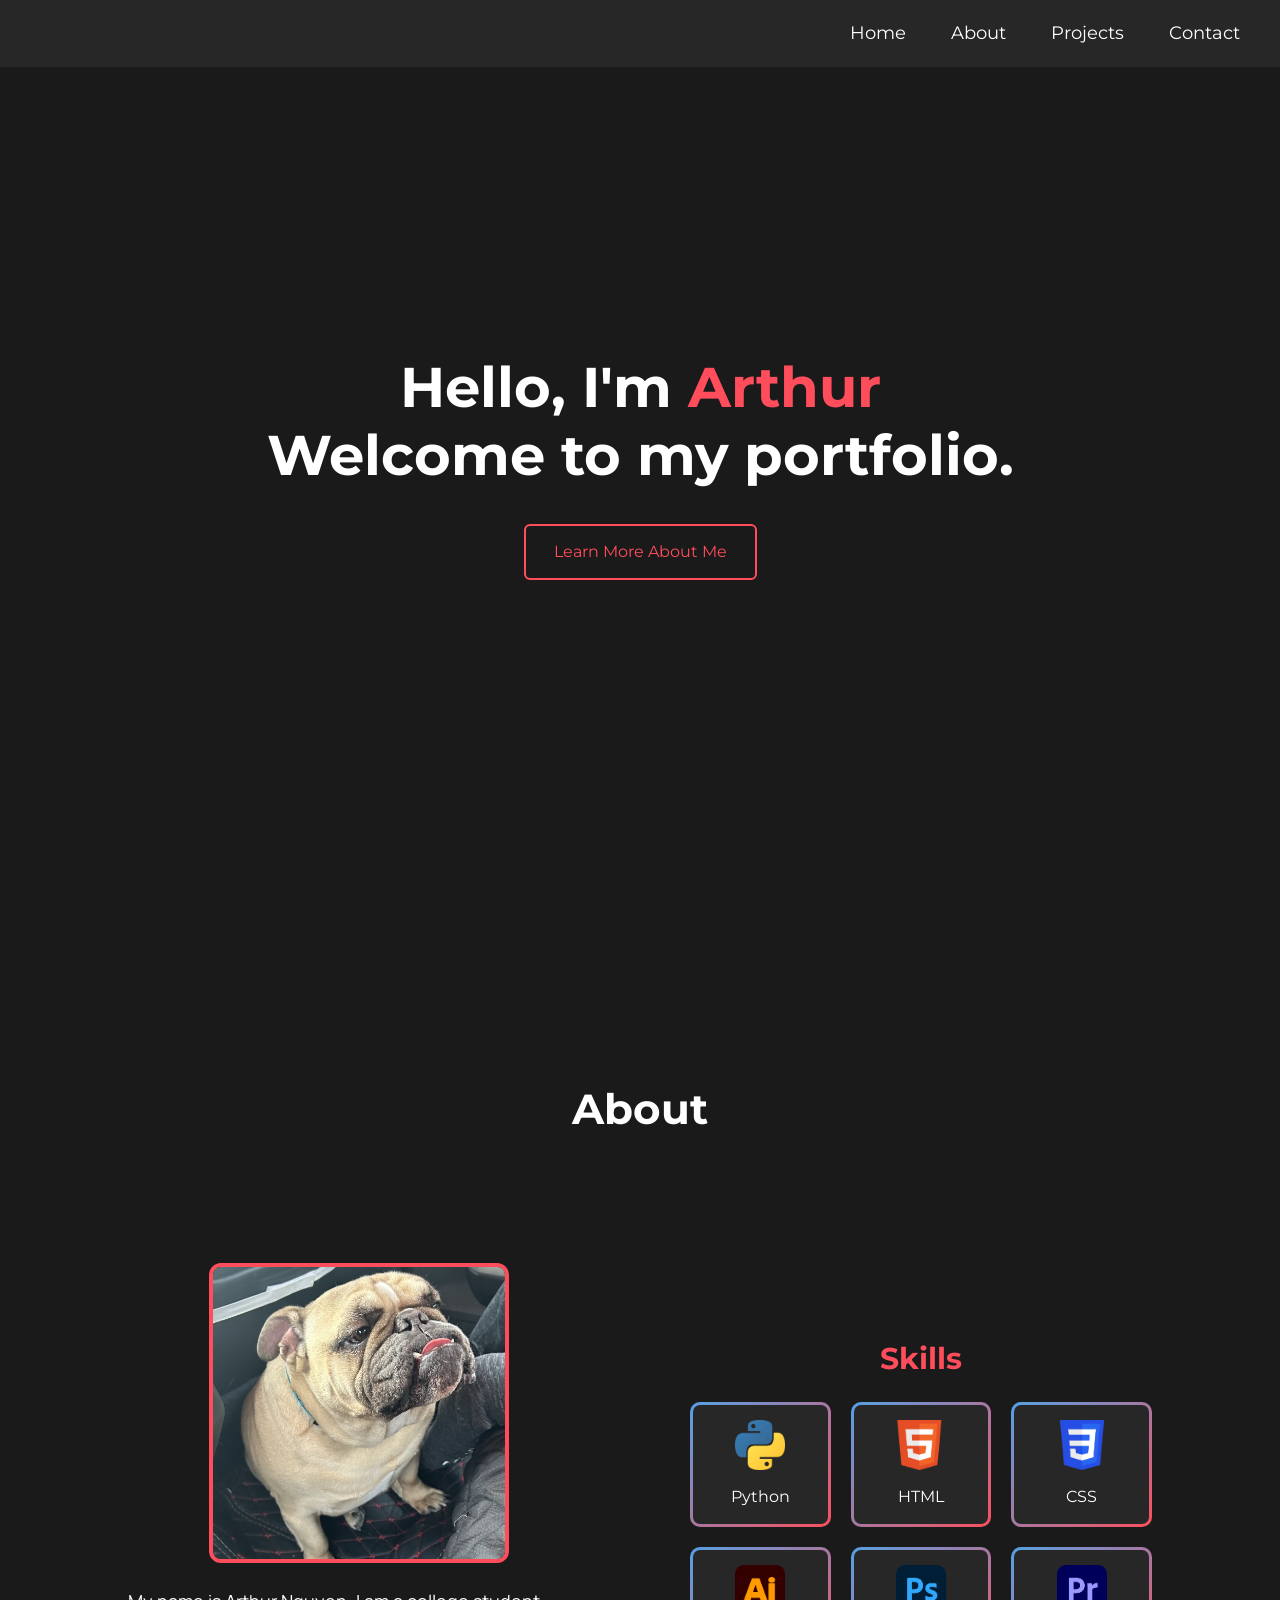
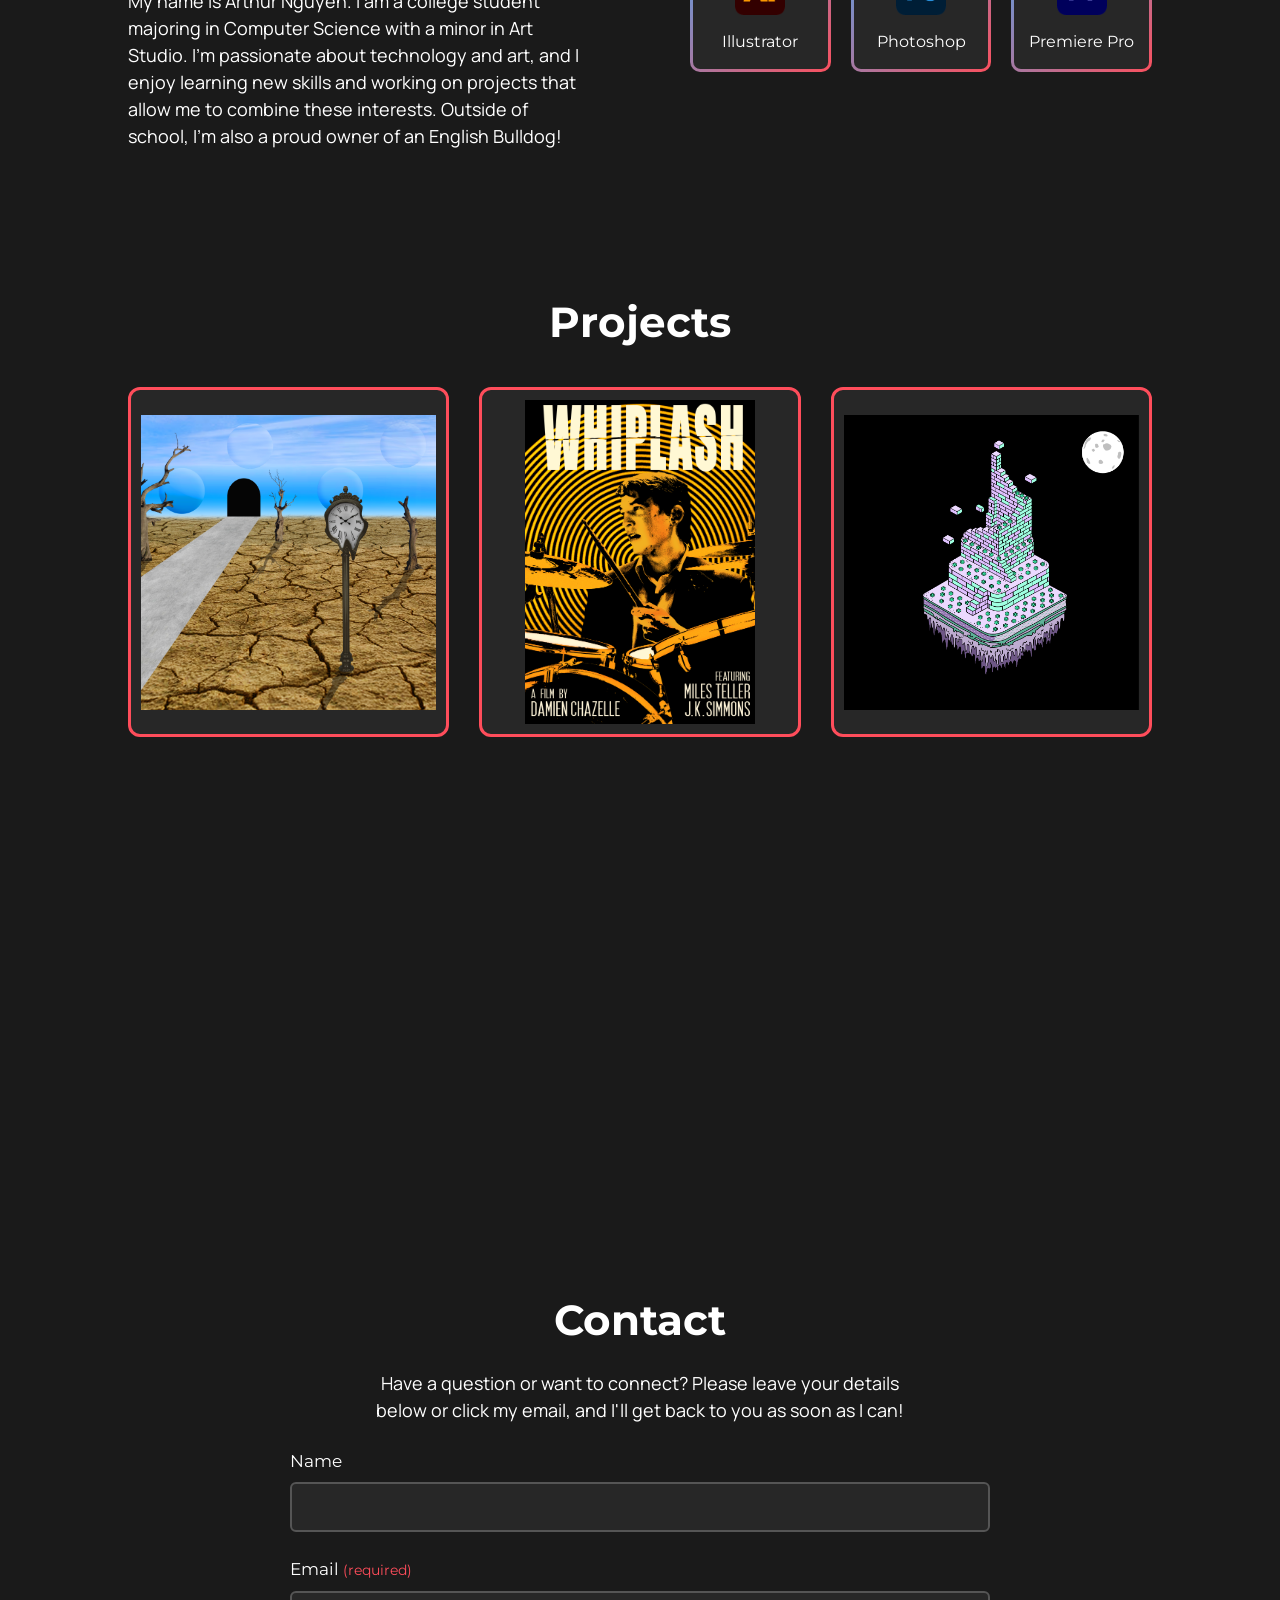
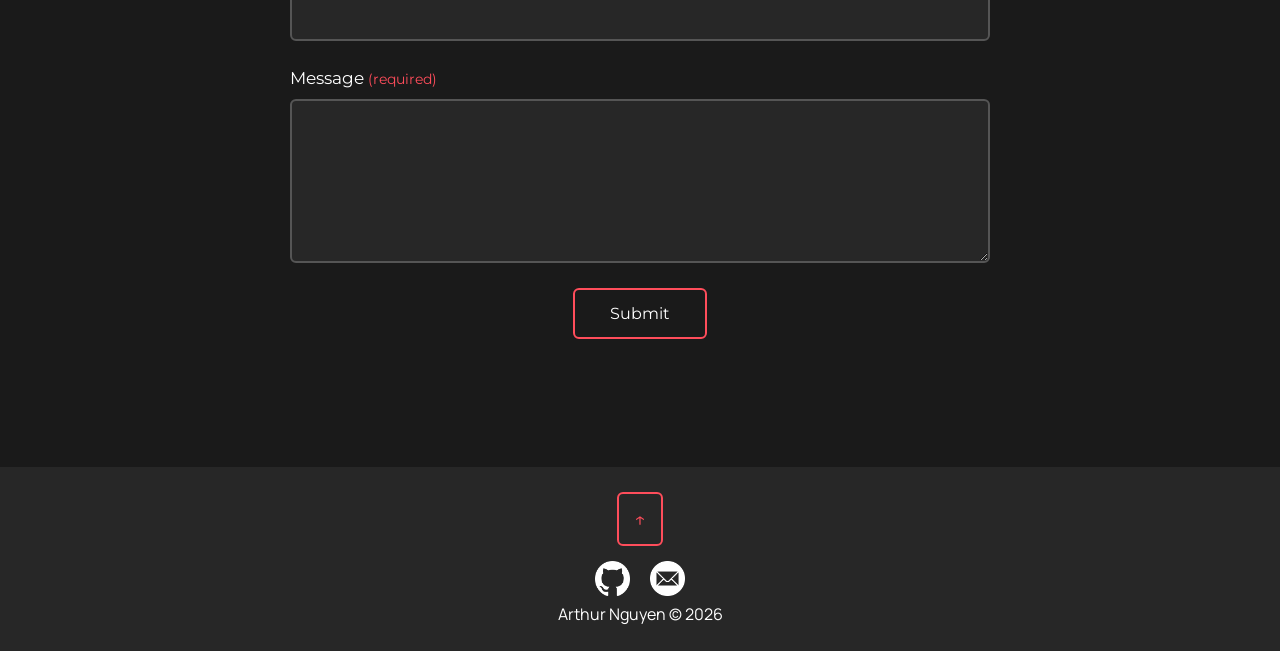
<file: index.html>
<!DOCTYPE html>

<html lang="en">
  <head>
    <meta charset="utf-8">
    <meta name="viewport" content="width=device-width, initial-scale=1.0">
    <link rel="stylesheet" href="styles.css">
    <link rel="icon" href="logos/favicon.png">
    <title>Arthur Nguyen's Portfolio</title>
  </head>

  <body>
    <header>
      <nav>
        <a href="#home">Home</a>
        <a href="#about">About</a>
        <a href="#projects">Projects</a>
        <a href="#contact">Contact</a>
      </nav>
    </header>

    <!-- Home Section - This is the introduction -->
    <section id="home">
      <h1>Hello, I'm <span>Arthur</span><br>
        Welcome to my portfolio.</h1>
      <a href="#about" class="learn-more">Learn More About Me</a>
    </section>

    <!-- About Section - This talks about me and shows my skills -->
    <section id="about">
      <h2>About</h2>
      <div class="about-left">
        <img src="images/dog.jpeg" alt="English Bulldog" width="200" height="200">
        <p>My name is Arthur Nguyen. I am a college student majoring in Computer Science with a minor in Art Studio.
          I&#39;m passionate about technology and art, and I enjoy learning new skills and working on projects that allow
          me to combine these interests. Outside of school, I&#39;m also a proud owner of an English Bulldog!</p>
      </div>

      <div class="about-right">
        <h3>Skills</h3>
        <div class="skills-container">
          <div class="skill-box">
            <img src="logos/python.png" alt="Python" width="60" height="60">
            <span>Python</span>
          </div>
          <div class="skill-box">
            <img src="logos/html.png" alt="HTML" width="60" height="60">
            <span>HTML</span>
          </div>
          <div class="skill-box">
            <img src="logos/css.png" alt="CSS" width="60" height="60">
            <span>CSS</span>
          </div>
          <div class="skill-box">
            <img src="logos/illustrator.png" alt="Illustrator" width="60" height="60">
            <span>Illustrator</span>
          </div>
          <div class="skill-box">
            <img src="logos/photoshop.png" alt="Photoshop" width="60" height="60">
            <span>Photoshop</span>
          </div>
          <div class="skill-box">
            <img src="logos/premiere.png" alt="Premiere Pro" width="60" height="60">
            <span>Premiere Pro</span>
          </div>
        </div>
      </div>
    </section>

    <!-- Projects Section - This shows my artwork projects -->
    <section id="projects">
      <h2>Projects</h2>
      <div class="projects-container">

        <!-- Project 1 -->
        <a href="artwork/artproj1.html" target="_blank" rel="noopener noreferrer" class="project-card">
          <img src="images/ars103_surrealism.png" alt="Surrealism Artwork">
          <div class="project-overlay">
            <h3>Surrealism</h3>
            <span>View Project</span>
          </div>
        </a>

        <!-- Project 2 -->
        <a href="artwork/artproj2.html" target="_blank" rel="noopener noreferrer" class="project-card">
          <img src="images/ars103_movie_poster_redesign.png" alt="Whiplash Movie Poster Redesign">
          <div class="project-overlay">
            <h3>Movie Poster Redesign</h3>
            <span>View Project</span>
          </div>
        </a>

        <!-- Project 3 -->
        <a href="artwork/artproj3.html" target="_blank" rel="noopener noreferrer" class="project-card">
          <img src="images/ars104_isometric.png" alt="Isometric Artwork">
          <div class="project-overlay">
            <h3>Isometric</h3>
            <span>View Project</span>
          </div>
        </a>
      </div>
    </section>

    <!-- Contact Section - This is where visitors can send me a message. -->
    <section id="contact">
      <h2>Contact</h2>
      <p>Have a question or want to connect? Please leave your details<br>
        below or click my email, and I&#39;ll get back to you as soon as I can!</p>
      <form class="contact-form" action="mailto:avn@uab.edu" method="post" enctype="text/plain">
        <div class="form-field">
          <label for="name">Name</label>
          <input type="text" id="name" name="name">
        </div>
        <div class="form-field">
          <label for="email">Email <span>(required)</span></label>
          <input type="email" id="email" name="email" required>
        </div>
        <div class="form-field">
          <label for="message">Message <span>(required)</span></label>
          <textarea id="message" name="message" rows="6" required></textarea>
        </div>
        <button class="button button--submit" type="submit">Submit</button>
      </form>
    </section>

    <footer>
      <a href="#home" class="arrow-home">↑</a>
      <div class="footer-links">
        <a href="https://github.com/arthuravaDev" target="_blank">
          <img src="logos/github.png" alt="GitHub" width="35" height="35">
        </a>
        <a href="mailto:avn@uab.edu">
          <img src="logos/email.png" alt="Email" width="35" height="35">
        </a>
      </div>
      <p>Arthur Nguyen © 2026</p>
    </footer>
  </body>
</html>
</file>
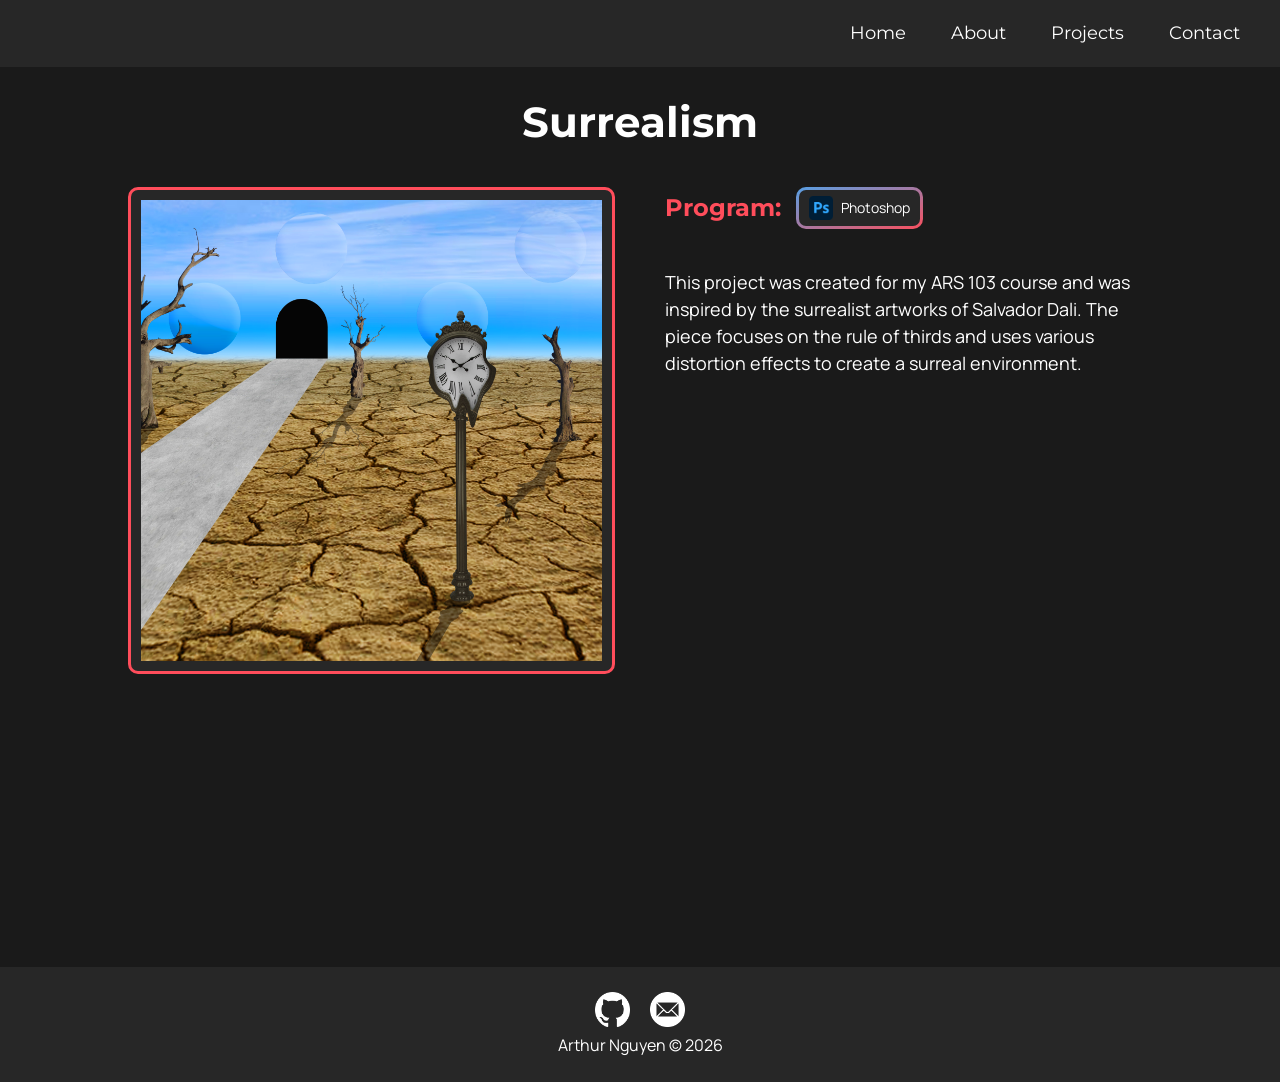
<file: artwork/artproj1.html>
<!DOCTYPE html>

<html lang="en">
  <head>
    <meta charset="UTF-8">
    <meta name="viewport" content="width=device-width, initial-scale=1.0">
    <link rel="stylesheet" href="../styles.css">
    <link rel="icon" href="../logos/favicon.png">
    <title>Surrealism | Portfolio</title>
  </head>

  <body>
    <header>
      <nav>
        <a href="../index.html">Home</a>
        <a href="../index.html#about">About</a>
        <a href="../index.html#projects">Projects</a>
        <a href="../index.html#contact">Contact</a>
      </nav>
    </header>

    <section id="projects">
      <h2>Surrealism</h2>

      <ul>
        <li>
          <h3>Program: <span class="project-tag">
            <img src="../logos/photoshop.png" alt="Photoshop logo">Photoshop</span>
          </h3>
          <img src="../images/ars103_surrealism.png"malt="Surrealism Artwork" width="300" height="300">

          <p>This project was created for my ARS 103 course and was inspired by the surrealist artworks of
            Salvador Dali. The piece focuses on the rule of thirds and uses various distortion effects to create a
            surreal environment.</p>
        </li>
      </ul>
    </section>

    <footer>
      <div class="footer-links">
        <a href="https://github.com/arthuravaDev" target="_blank">
          <img src="../logos/github.png" alt="GitHub" width="35" height="35">
        </a>
        <a href="mailto:avn@uab.edu">
          <img src="../logos/email.png" alt="Email" width="35" height="35">
        </a>
      </div>
      <p>Arthur Nguyen © 2026</p>
    </footer>
  </body>
</html>
</file>
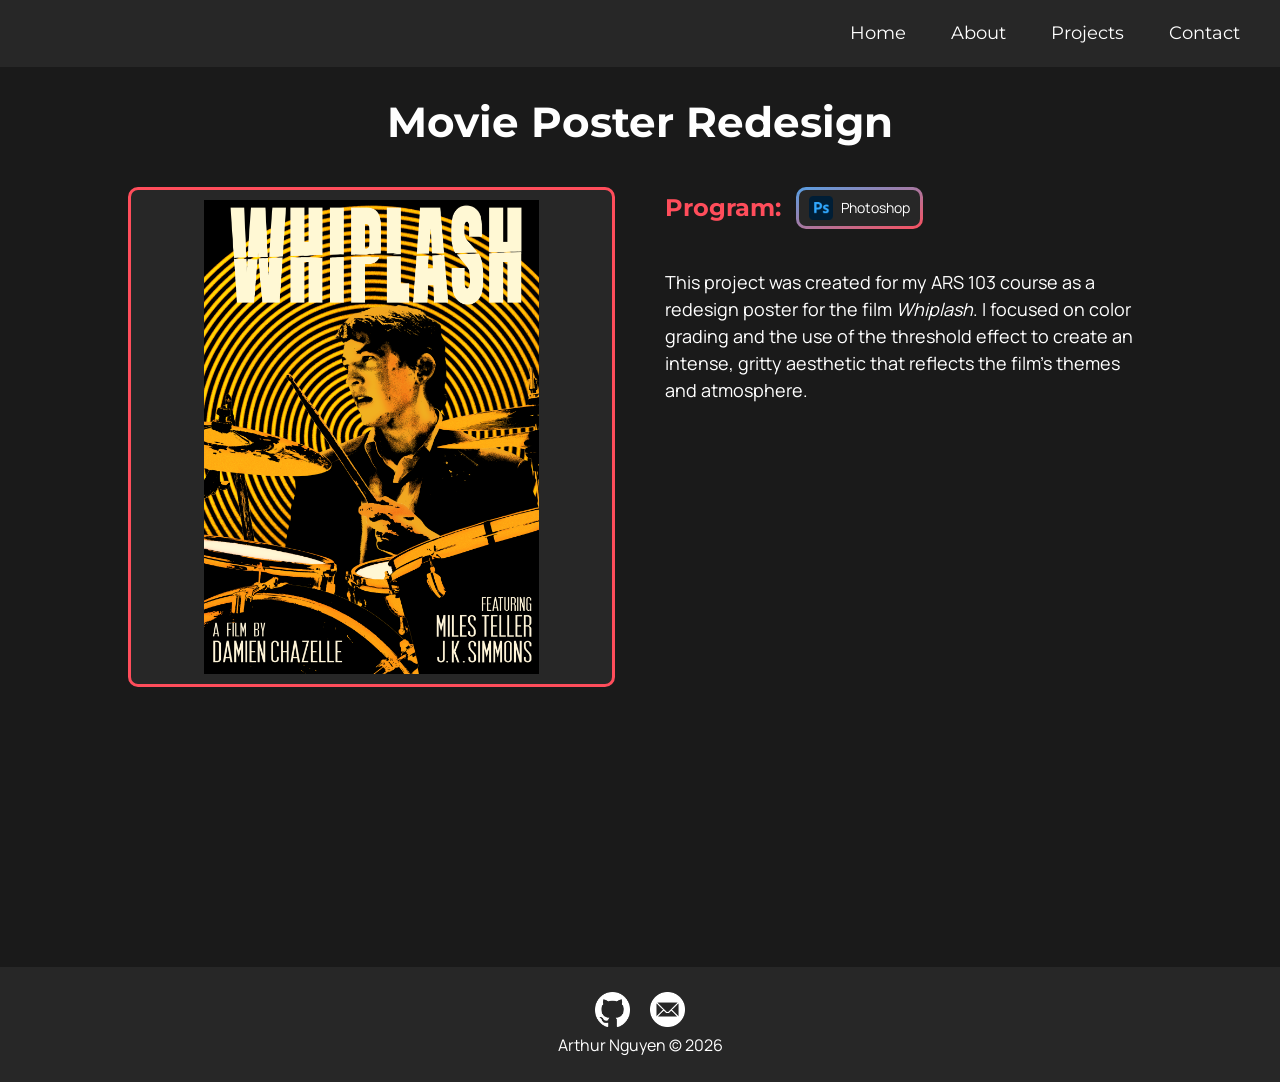
<file: artwork/artproj2.html>
<!DOCTYPE html>

<html lang="en">
  <head>
    <meta charset="UTF-8">
    <meta name="viewport" content="width=device-width, initial-scale=1.0">
    <link rel="stylesheet" href="../styles.css">
    <link rel="icon" href="../logos/favicon.png">
    <title>Movie Poster Redesign | Portfolio</title>
  </head>

  <body>
    <header>
      <nav>
        <a href="../index.html">Home</a>
        <a href="../index.html#about">About</a>
        <a href="../index.html#projects">Projects</a>
        <a href="../index.html#contact">Contact</a>
      </nav>
    </header>

    <section id="projects">
      <h2>Movie Poster Redesign</h2>

      <ul>
        <li>
          <h3>Program: <span class="project-tag">
            <img src="../logos/photoshop.png" alt="Photoshop logo">Photoshop</span>
          </h3>
          <img src="../images/ars103_movie_poster_redesign.png"malt="Movie Poster Redesign" width="225" height="300">
          <p>This project was created for my ARS 103 course as a redesign poster for the film <i>Whiplash</i>.
            I focused on color grading and the use of the threshold effect to create an intense, gritty aesthetic
            that reflects the film&#39;s themes and atmosphere.</p>
        </li>
      </ul>
    </section>

    <footer>
      <div class="footer-links">
        <a href="https://github.com/arthuravaDev" target="_blank">
          <img src="../logos/github.png" alt="GitHub" width="35" height="35">
        </a>
        <a href="mailto:avn@uab.edu">
          <img src="../logos/email.png" alt="Email" width="35" height="35">
        </a>
      </div>
      <p>Arthur Nguyen © 2026</p>
    </footer>
  </body>
</html>
</file>
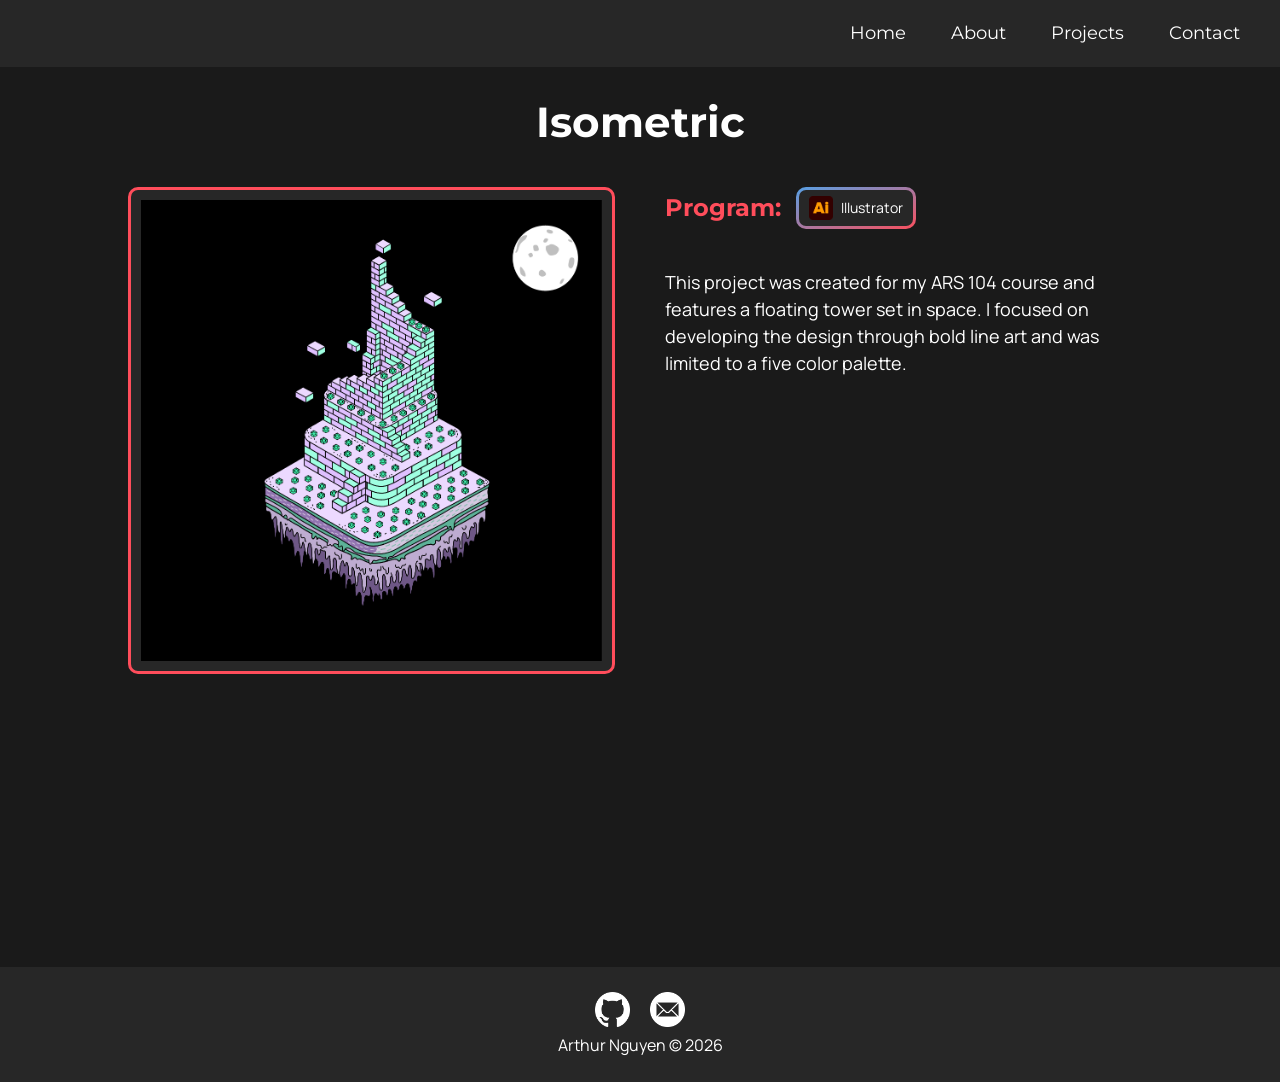
<file: artwork/artproj3.html>
<!DOCTYPE html>

<html lang="en">
  <head>
    <meta charset="UTF-8">
    <meta name="viewport" content="width=device-width, initial-scale=1.0">
    <link rel="stylesheet" href="../styles.css">
    <link rel="icon" href="../logos/favicon.png">
    <title>Isometric | Portfolio</title>
  </head>

  <body>
    <header>
      <nav>
        <a href="../index.html">Home</a>
        <a href="../index.html#about">About</a>
        <a href="../index.html#projects">Projects</a>
        <a href="../index.html#contact">Contact</a>
      </nav>
    </header>

    <section id="projects">
      <h2>Isometric</h2>

      <ul>
        <li>
          <h3>Program: <span class="project-tag">
            <img src="../logos/illustrator.png" alt="Illustrator logo">Illustrator</span>
          </h3>
          <img src="../images/ars104_isometric.png"malt="Isometric Artwork" width="300" height="300">

          <p>This project was created for my ARS 104 course and features a floating tower set in space.
            I focused on developing the design through bold line art and was limited to a five color palette.</p>
        </li>
      </ul>
    </section>

    <footer>
      <div class="footer-links">
        <a href="https://github.com/arthuravaDev" target="_blank">
          <img src="../logos/github.png" alt="GitHub" width="35" height="35">
        </a>
        <a href="mailto:avn@uab.edu">
          <img src="../logos/email.png" alt="Email" width="35" height="35">
        </a>
      </div>
      <p>Arthur Nguyen © 2026</p>
    </footer>
  </body>
</html>
</file>
<file: styles.css>
@import url('https://fonts.googleapis.com/css2?family=Manrope&family=Montserrat:wght@400;700&display=swap');

* {
  box-sizing: border-box;
  margin: 0;
  padding: 0;
}

html {
  scroll-behavior: smooth;
  min-height: 100%;
}

body {
  background-color: #1a1a1a;
  color: #ffffff;
  font-family: 'Manrope', sans-serif;
  line-height: 1.5;
  min-height: 100vh;
  display: flex;
  flex-direction: column;
}

/* Navigation Bar */
header {
  background-color: #272727;
  min-height: 15px;
  display: flex;
  justify-content: flex-end;
  align-items: center;
  padding: 20px 40px;
  position: sticky;
  top: 0;
  z-index: 1000;
}

nav {
  display: flex;
  justify-content: center;
  align-items: center;
  gap: 45px;
}

nav a {
  color: #ffffff;
  font-family: 'Montserrat', sans-serif;
  font-size: 18px;
  text-decoration: none;
  transition: color 0.25s ease;
}

nav a:hover {
  color: #ff4d5b;
}

/* General Section */
section {
  min-height: 100vh;
  padding: 80px 10%;
  scroll-margin-top: 0;
}

h1, h2, h3 {
  font-family: 'Montserrat', sans-serif;
  line-height: 1.2;
}

h2 {
  color: #ffffff;
  font-size: 42px;
  margin-bottom: 40px;
}

h3 {
  color: #ff4d5b;
  font-size: 24px;
  margin-bottom: 20px;
}

p {
  font-size: 18px;
  line-height: 1.5;
}

a {
  color: #ff4d5b;
  text-decoration: none;
}

a:hover {
  text-decoration: underline;
}

/* Home Section */
#home {
  min-height: 100vh;
  display: flex;
  flex-direction: column;
  justify-content: center;
  align-items: center;
  text-align: center;
  transform: translateY(-50px);
}

#home h1 {
  font-family: 'Montserrat', sans-serif;
  font-size: 56px;
}

#home span {
  color: #ff4d5b;
}

.learn-more {
  margin-top: 35px;
  padding: 14px 28px;
  color: #ff4d5b;
  border: 2px solid #ff4d5b;
  border-radius: 6px;
  font-family: 'Montserrat', sans-serif;
  font-size: 16px;
  transition: background-color 0.25s ease, color 0.25s ease;
}

.learn-more:hover {
  background-color: #ff4d5b;
  color: #ffffff;
  text-decoration: none;
  transform: translateY(-2px);
}

/* About Section */
#about {
  min-height: 100vh;
  display: flex;
  flex-wrap: wrap;
  justify-content: space-between;
  align-items: center;
  column-gap: 100px;
  row-gap: 30px;
  padding: 80px 10%;
}

#about h2 {
  width: 100%;
  text-align: center;
  margin-bottom: 25px;
}

.about-left {
  display: flex;
  flex-direction: column;
  align-items: center;
  justify-content: center;
  text-align: left;
  flex: 1 1 300px;
}

.about-left img {
  width: 300px;
  height: 300px;
  object-fit: cover;
  border: 4px solid #ff4d5b;
  border-radius: 12px;
  margin-bottom: 25px;
}

.about-left p {
  max-width: 600px;
}

.about-right {
  display: flex;
  flex-direction: column;
  justify-content: center;
  align-items: center;
  flex: 1 1 300px;
  min-width: 0;
}

.about-right h3 {
  margin-bottom: 25px;
  font-size: 30px;
  text-align: center;
}

.skills-container {
  display: flex;
  flex-wrap: wrap;
  justify-content: center;
  align-items: stretch;
  gap: 20px;
  width: 100%;
}

.skill-box {
  display: flex;
  flex-direction: column;
  justify-content: center;
  align-items: center;
  gap: 15px;
  flex: 1 1 130px;
  max-width: 200px;
  padding: 15px 10px;
  border: 3px solid transparent;
  border-radius: 10px;
  background: linear-gradient(#272727, #272727) padding-box,
  linear-gradient(to bottom right, #56a0e5, #fa505e) border-box;
  text-align: center;
  transition: transform 0.25s ease, box-shadow 0.25s ease;
}

.skill-box img {
  width: 50px;
  height: 50px;
  object-fit: contain;
}

.skill-box span {
  font-family: 'Montserrat', sans-serif;
  font-size: 16px;
}

.skill-box:hover {
  transform: translateY(-5px);
}

/* Projects Section */
#projects {
  padding: 30px 10%;
  scroll-margin-top: 50px;
}

#projects > h2 {
  text-align: center;
  margin-bottom: 40px;
}

.projects-container {
  display: grid;
  grid-template-columns: repeat(3, minmax(0, 1fr));
  gap: 30px;
  max-width: 1200px;
  margin: 0 auto;
}

.project-card {
  position: relative;
  display: block;
  height: 350px;
  overflow: hidden;
  border: 3px solid #ff4d5b;
  border-radius: 12px;
  background-color: #272727;
  text-decoration: none;
  transition: transform 0.25s ease, box-shadow 0.25s ease;
}

.project-card > img {
  width: 100%;
  height: 100%;
  object-fit: contain;
  padding: 10px;
  transition: transform 0.25s ease;
}

.project-overlay {
  position: absolute;
  inset: 0;
  display: flex;
  flex-direction: column;
  justify-content: center;
  align-items: center;
  padding: 20px;
  background-color: rgba(26, 26, 26, 0.8);
  text-align: center;
  opacity: 0;
  transition: opacity 0.25s ease;
}

.project-overlay h3 {
  color: #ff4d5b;
  font-size: 23px;
  margin-bottom: 15px;
}

.project-overlay p {
  color: #ffffff;
  font-size: 16px;
  margin-bottom: 20px;
}

.project-overlay span {
  color: #ffffff;
  border: 2px solid #ff4d5b;
  border-radius: 6px;
  padding: 10px 18px;
  font-family: 'Montserrat', sans-serif;
  font-size: 14px;
}

.project-card:hover, .project-card:focus-visible {
  transform: translateY(-6px);
  box-shadow: 0 10px 25px rgba(255, 77, 91, 0.25);
}

.project-card:hover .project-overlay, .project-card:focus-visible .project-overlay {
  opacity: 1;
}

.project-card:hover > img {
  transform: scale(1.05);
}

.project-card:focus-visible {
  outline: 3px solid #ffffff;
  outline-offset: 4px;
}

/* Project Pages */
#projects ul {
  list-style: none;
  max-width: 1200px;
  margin: 0 auto 50px;
}

#projects li {
  display: grid;
  grid-template-columns: minmax(0, 1fr) minmax(0, 1fr);
  grid-template-rows: auto 1fr;
  column-gap: 50px;
  row-gap: 20px;
  align-items: start;
  margin-bottom: 50px;
}

#projects li h3 {
  grid-column: 2;
  grid-row: 1;
  display: flex;
  flex-wrap: wrap;
  align-items: center;
  gap: 15px;
}

#projects li > img {
  grid-column: 1;
  grid-row: 1 / 3;
  width: 100%;
  max-width: 500px;
  height: auto;
  max-height: 500px;
  object-fit: contain;
  border: 3px solid #ff4d5b;
  border-radius: 10px;
  background-color: #272727;
  padding: 10px;
}

#projects li p {
  grid-column: 2;
  grid-row: 2;
  max-width: 500px;
}

/* Software tag */
.project-tag {
  display: inline-flex;
  align-items: center;
  gap: 8px;
  color: #ffffff;
  border: 3px solid transparent;
  border-radius: 10px;
  background:
  linear-gradient(#272727, #272727) padding-box,
  linear-gradient(to bottom right, #56a0e5, #fa505e) border-box;
  padding: 6px 10px;
  font-family: 'Manrope', sans-serif;
  font-size: 14px;
  font-weight: normal;
  transition: transform 0.25s ease, box-shadow 0.25s ease;
}

.project-tag img {
  width: 24px;
  height: 24px;
  object-fit: contain;
}

.project-tag:hover {
  transform: translateY(-5px);
}

/* Contact Section */
#contact {
  min-height: 100vh;
  display: flex;
  flex-direction: column;
  align-items: center;
  justify-content: center;
  text-align: center;
}

#contact h2 {
  margin-bottom: 25px;
}

#contact > p {
  max-width: 750px;
  margin-bottom: 25px;
}

.contact-form {
  width: 100%;
  max-width: 700px;
  display: flex;
  flex-direction: column;
  gap: 25px;
  text-align: left;
}

.form-field {
  display: flex;
  flex-direction: column;
  gap: 8px;
}

.form-field label {
  font-family: 'Montserrat', sans-serif;
  font-size: 17px;
}

.form-field label span {
  color: #ff4d5b;
  font-size: 14px;
}

.form-field input, .form-field textarea {
  width: 100%;
  background-color: #272727;
  color: #ffffff;
  border: 2px solid #555555;
  border-radius: 6px;
  padding: 14px;
  font-family: 'Manrope', sans-serif;
  font-size: 16px;
  outline: none;
  transition: border-color 0.25s ease;
}

.form-field input {
  height: 50px;
}

.form-field textarea {
  min-height: 150px;
  resize: vertical;
}

.form-field input:focus, .form-field textarea:focus {
  border-color: #ff4d5b;
}

.button {
  align-self: center;
  background-color: transparent;
  color: #ffffff;
  border: 2px solid #ff4d5b;
  border-radius: 6px;
  padding: 14px 35px;
  font-family: 'Montserrat', sans-serif;
  font-size: 16px;
  cursor: pointer;
  transition: background-color 0.25s ease, transform 0.25s ease;
}

.button:hover {
  background-color: #ff4d5b;
  color: #ffffff;
  text-decoration: none;
  transform: translateY(-2px);
}

/* Footer */
footer {
  background-color: #272727;
  width: 100%;
  padding: 25px 40px;
  text-align: center;
}

footer p {
  color: #ffffff;
  font-size: 16px;
  margin: 0;
}

.footer-links {
  display: flex;
  flex-direction: row;
  justify-content: center;
  align-items: center;
  gap: 20px;
}


.footer-links img {
  width: 35px;
  height: 35px;
  object-fit: contain;
}

.arrow-home {
  display: inline-block;
  margin-bottom: 15px;
  padding: 10px 15px;
  color: #ff4d5b;
  border: 2px solid #ff4d5b;
  border-radius: 6px;
  font-family: 'Montserrat', sans-serif;
  font-size: 20px;
  transition: background-color 0.25s ease, color 0.25s ease;
}

.arrow-home:hover {
  background-color: #ff4d5b;
  color: #ffffff;
  text-decoration: none;
  transform: translateY(-5px);
}
</file>
